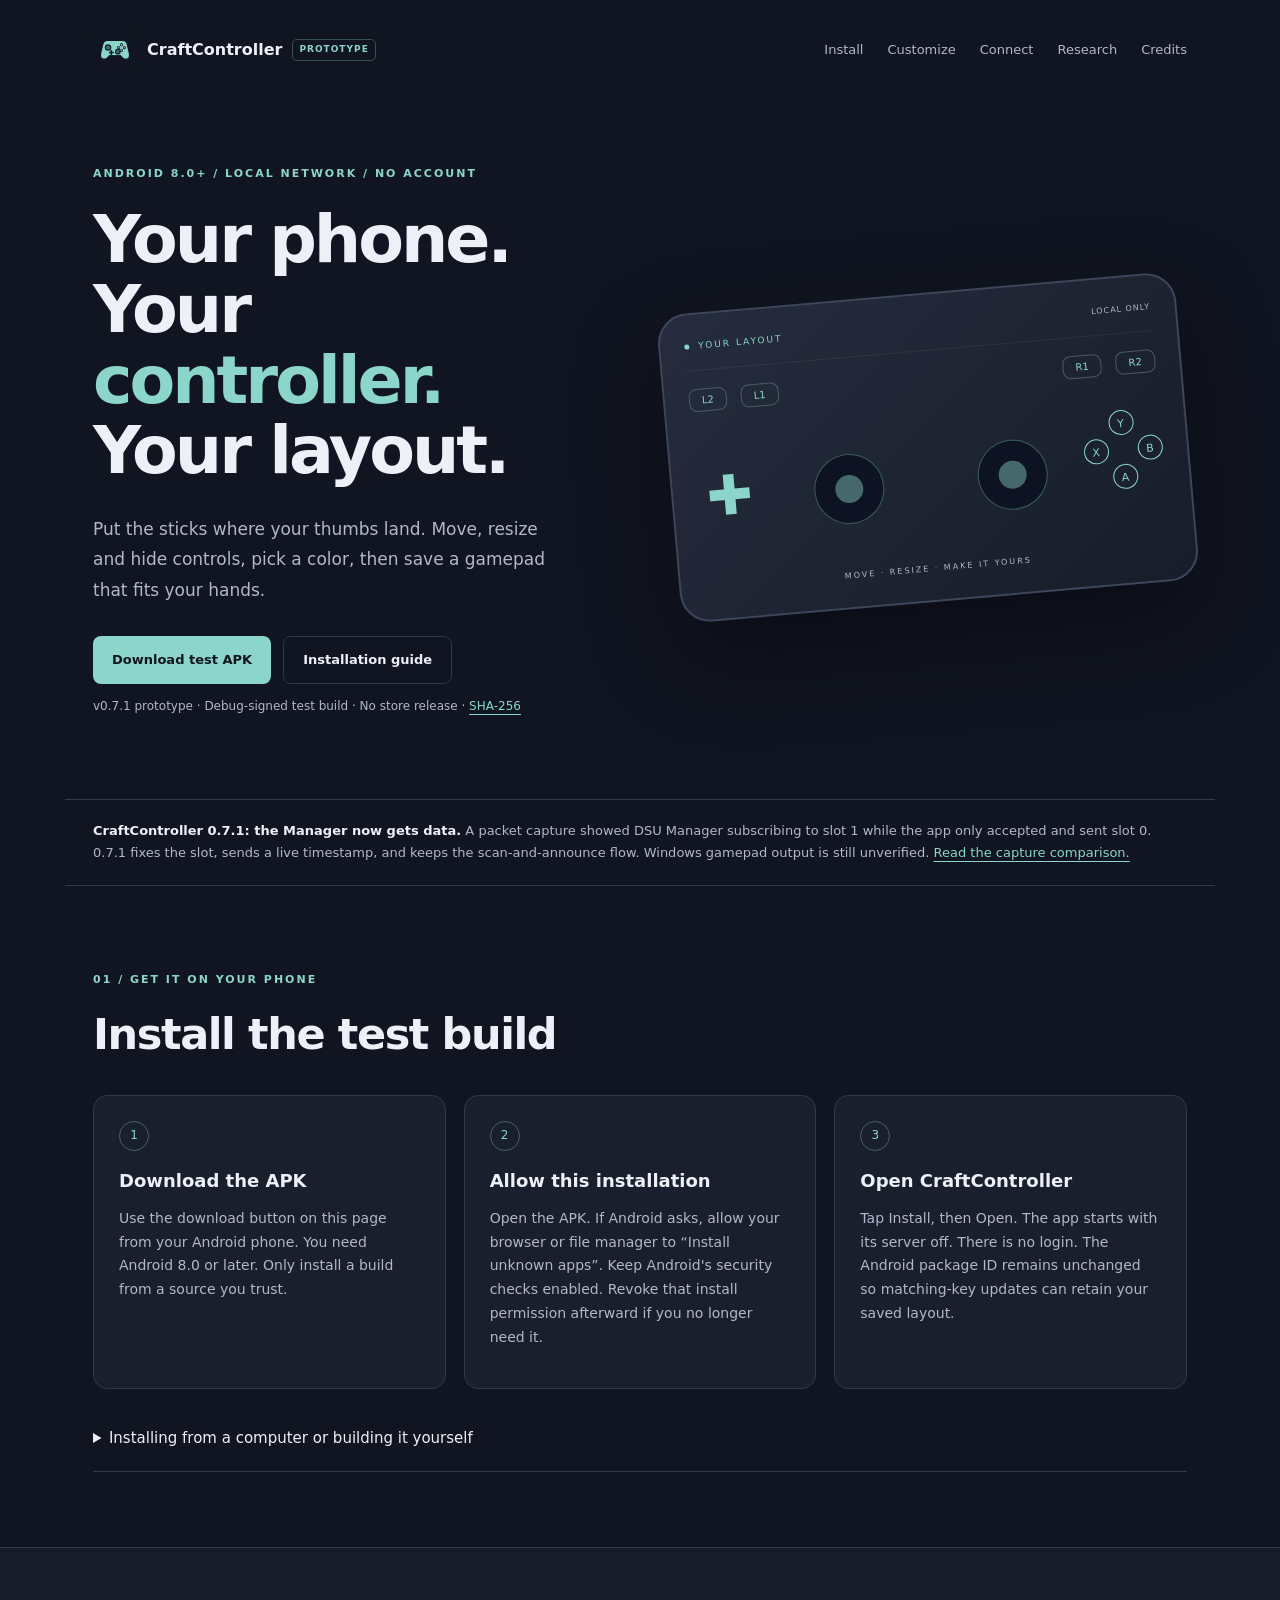
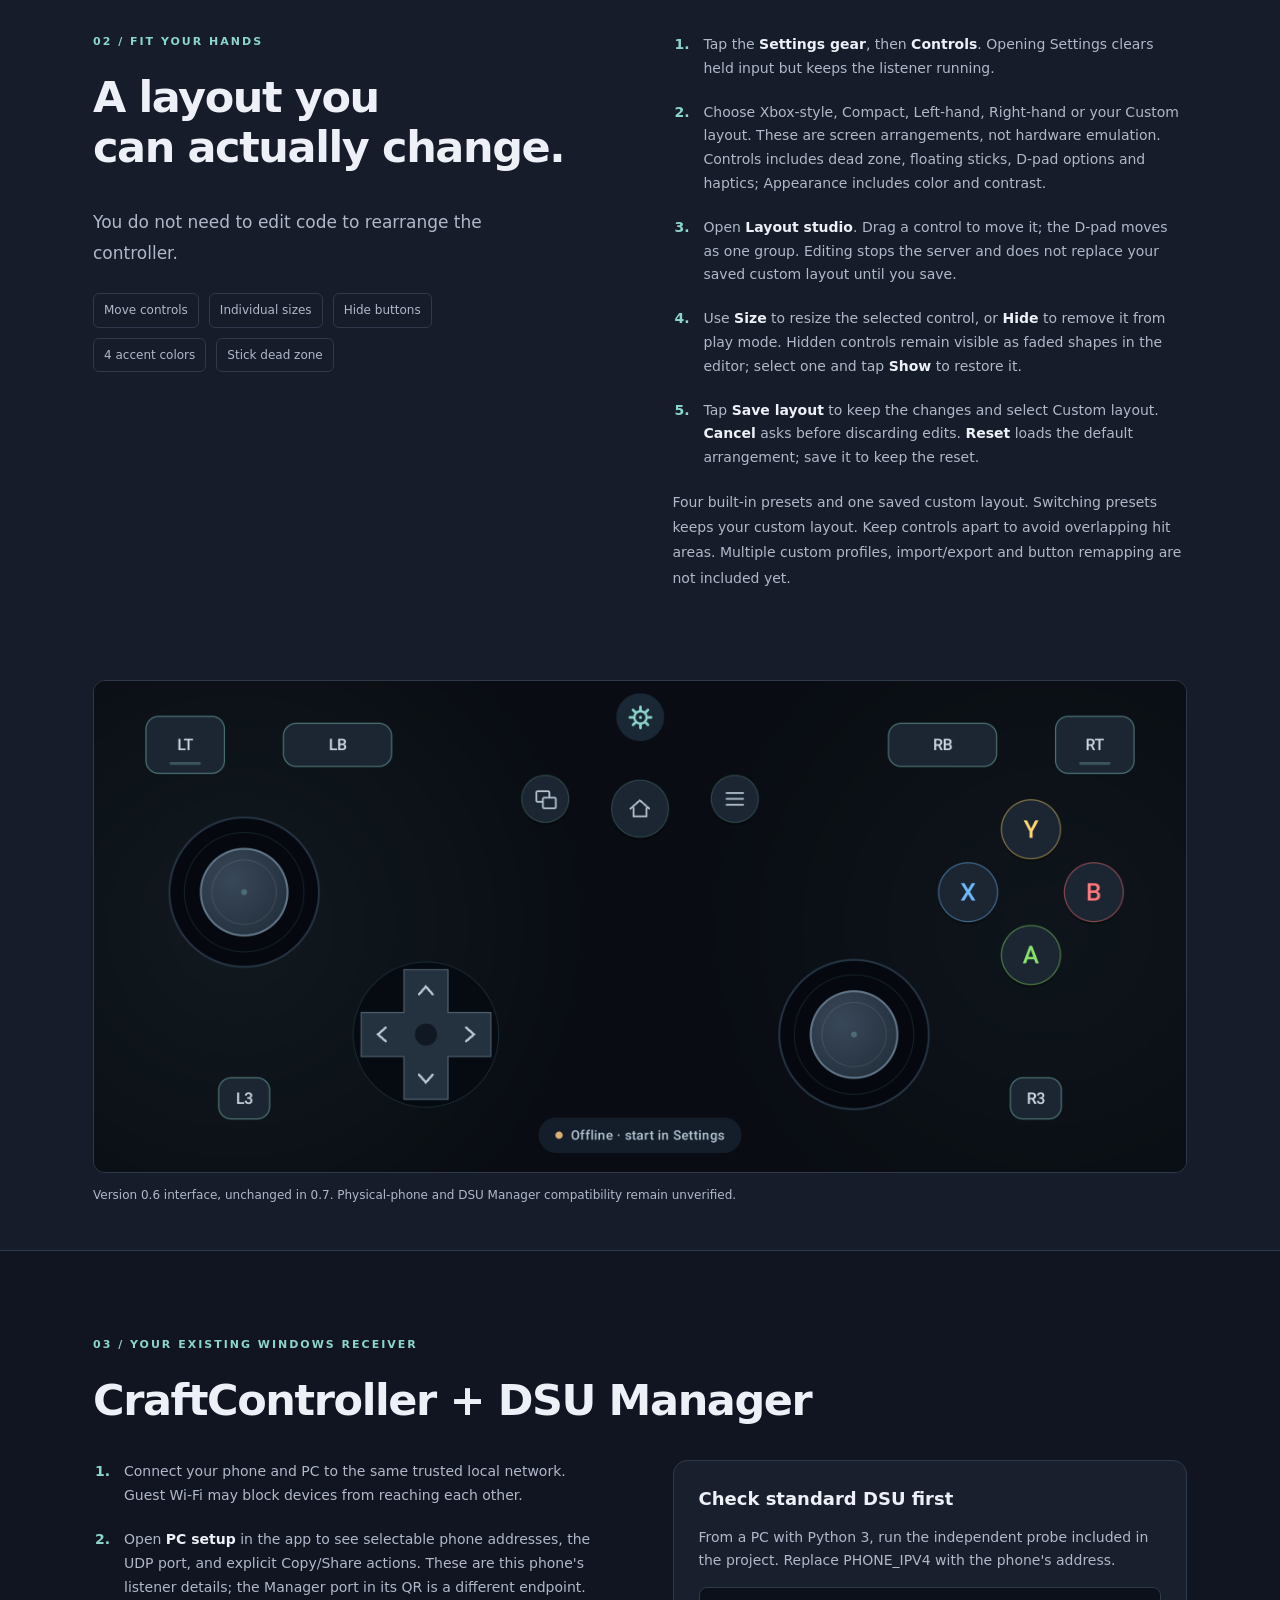
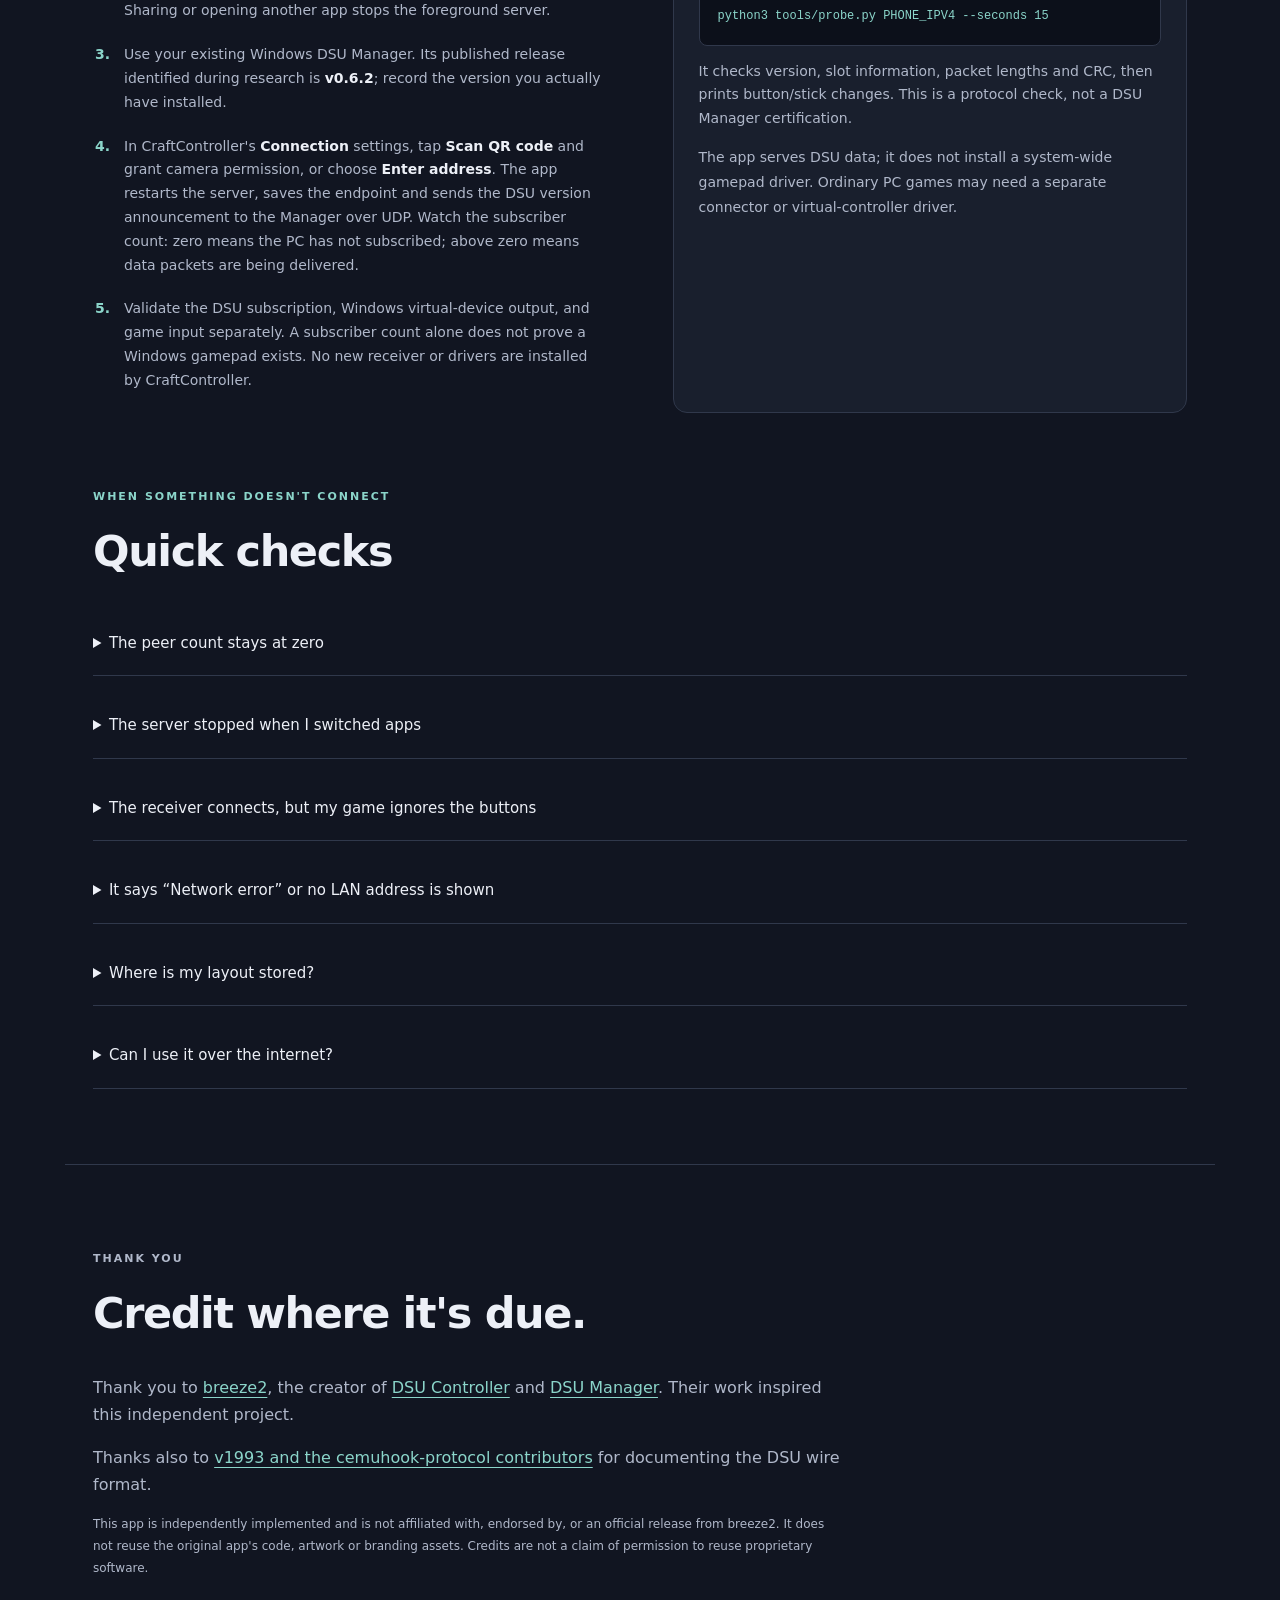
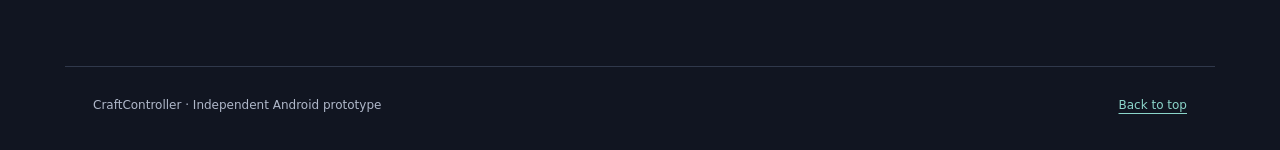
<file: docs/index.html>
<!doctype html>
<html lang="en">
<head>
  <meta charset="utf-8">
  <meta name="viewport" content="width=device-width, initial-scale=1">
  <meta name="description" content="CraftController is an independent customizable Android DSU controller prototype, targeting your existing Windows DSU Manager receiver.">
  <meta name="theme-color" content="#111521">
  <title>CraftController · Your phone, your layout</title>
  <link rel="stylesheet" href="style.css">
  <link rel="icon" type="image/svg+xml" href="assets/app-icon.svg">
</head>
<body>
  <a class="skip" href="#main">Skip to content</a>
  <header class="header wrap">
    <a href="#" class="brand"><img class="app-icon" src="assets/app-icon.svg" width="44" height="44" alt=""> CraftController <span class="tag">PROTOTYPE</span></a>
    <nav aria-label="Main navigation"><a href="#install">Install</a><a href="#customize">Customize</a><a href="#connect">Connect</a><a href="research.html">Research</a><a href="#credits">Credits</a></nav>
  </header>
  <main id="main">
    <section class="hero wrap">
      <div>
        <p class="eyebrow">ANDROID 8.0+ / LOCAL NETWORK / NO ACCOUNT</p>
        <h1>Your phone.<br>Your <span>controller.</span><br>Your layout.</h1>
        <p class="intro">Put the sticks where your thumbs land. Move, resize and hide controls, pick a color, then save a gamepad that fits your hands.</p>
        <div class="actions"><a class="button primary" href="downloads/craftcontroller-debug.apk" download>Download test APK</a><a class="button secondary" href="#install">Installation guide</a></div>
        <p class="fine">v0.7.1 prototype · Debug-signed test build · No store release · <a href="downloads/SHA256SUMS">SHA-256</a></p>
      </div>
      <div class="device" role="img" aria-label="Illustration of a landscape gamepad layout with two sticks and ABXY buttons; not an app screenshot">
        <div class="device-top"><span class="live-dot"></span> YOUR LAYOUT <span class="device-note">LOCAL ONLY</span></div>
        <div class="shoulders"><span>L2</span><span>L1</span><i></i><span>R1</span><span>R2</span></div>
        <div class="pad-art"><div class="dpad">✚</div><div class="stick left-stick"></div><div class="stick right-stick"></div><div class="abxy"><span>Y</span><span>X</span><span>B</span><span>A</span></div></div>
        <div class="device-bottom">MOVE · RESIZE · MAKE IT YOURS</div>
      </div>
    </section>
    <aside class="notice wrap"><strong>CraftController 0.7.1: the Manager now gets data.</strong> A packet capture showed DSU Manager subscribing to slot 1 while the app only accepted and sent slot 0. 0.7.1 fixes the slot, sends a live timestamp, and keeps the scan-and-announce flow. Windows gamepad output is still unverified. <a href="capture-comparison.html">Read the capture comparison.</a></aside>

    <section id="install" class="section wrap">
      <p class="eyebrow">01 / GET IT ON YOUR PHONE</p><h2>Install the test build</h2>
      <div class="cards">
        <article class="card"><span class="number">1</span><h3>Download the APK</h3><p>Use the download button on this page from your Android phone. You need Android 8.0 or later. Only install a build from a source you trust.</p></article>
        <article class="card"><span class="number">2</span><h3>Allow this installation</h3><p>Open the APK. If Android asks, allow your browser or file manager to “Install unknown apps”. Keep Android's security checks enabled. Revoke that install permission afterward if you no longer need it.</p></article>
        <article class="card"><span class="number">3</span><h3>Open CraftController</h3><p>Tap Install, then Open. The app starts with its server off. There is no login. The Android package ID remains unchanged so matching-key updates can retain your saved layout.</p></article>
      </div>
      <details><summary>Installing from a computer or building it yourself</summary><p>For a connected Android device with USB debugging enabled, install the APK using Android platform-tools:</p><pre><code>adb install -r app/build/outputs/apk/debug/app-debug.apk</code></pre><p>To package without running tests, use JDK 17, Android SDK platform 36 and build-tools 36.0.0. Set ANDROID_HOME to your SDK path, then run from the project folder:</p><pre><code>./gradlew :app:assembleDebug</code></pre><p>The debug APK appears at <code>app/build/outputs/apk/debug/app-debug.apk</code>. Debug builds are for testing. A later release signed with a different key may require uninstalling this build, which deletes its saved layout.</p></details>
    </section>

    <section id="customize" class="custom-section"><div class="section wrap split">
      <div><p class="eyebrow">02 / FIT YOUR HANDS</p><h2>A layout you<br>can actually change.</h2><p class="intro">You do not need to edit code to rearrange the controller.</p><div class="chips"><span>Move controls</span><span>Individual sizes</span><span>Hide buttons</span><span>4 accent colors</span><span>Stick dead zone</span></div></div>
      <div class="instructions">
        <ol>
          <li>Tap the <strong>Settings gear</strong>, then <strong>Controls</strong>. Opening Settings clears held input but keeps the listener running.</li>
          <li>Choose Xbox-style, Compact, Left-hand, Right-hand or your Custom layout. These are screen arrangements, not hardware emulation. Controls includes dead zone, floating sticks, D-pad options and haptics; Appearance includes color and contrast.</li>
          <li>Open <strong>Layout studio</strong>. Drag a control to move it; the D-pad moves as one group. Editing stops the server and does not replace your saved custom layout until you save.</li>
          <li>Use <strong>Size</strong> to resize the selected control, or <strong>Hide</strong> to remove it from play mode. Hidden controls remain visible as faded shapes in the editor; select one and tap <strong>Show</strong> to restore it.</li>
          <li>Tap <strong>Save layout</strong> to keep the changes and select Custom layout. <strong>Cancel</strong> asks before discarding edits. <strong>Reset</strong> loads the default arrangement; save it to keep the reset.</li>
        </ol>
        <p class="fine">Four built-in presets and one saved custom layout. Switching presets keeps your custom layout. Keep controls apart to avoid overlapping hit areas. Multiple custom profiles, import/export and button remapping are not included yet.</p>
      </div>
    </div>
      <figure class="wrap app-preview"><img src="assets/controller-v0.6.png" width="2400" height="1080" loading="lazy" alt="CraftController with offset sticks, connected D-pad, vector symbols and colored ABXY buttons."><figcaption>Version 0.6 interface, unchanged in 0.7. Physical-phone and DSU Manager compatibility remain unverified.</figcaption></figure>
    </section>

    <section id="connect" class="section wrap">
      <p class="eyebrow">03 / YOUR EXISTING WINDOWS RECEIVER</p><h2>CraftController + DSU Manager</h2>
      <div class="split">
        <div class="instructions"><ol>
          <li>Connect your phone and PC to the same trusted local network. Guest Wi-Fi may block devices from reaching each other.</li>
          <li>Open <strong>PC setup</strong> in the app to see selectable phone addresses, the UDP port, and explicit Copy/Share actions. These are this phone's listener details; the Manager port in its QR is a different endpoint. Sharing or opening another app stops the foreground server.</li>
          <li>Use your existing Windows DSU Manager. Its published release identified during research is <strong>v0.6.2</strong>; record the version you actually have installed.</li>
          <li>In CraftController's <strong>Connection</strong> settings, tap <strong>Scan QR code</strong> and grant camera permission, or choose <strong>Enter address</strong>. The app restarts the server, saves the endpoint and sends the DSU version announcement to the Manager over UDP. Watch the subscriber count: zero means the PC has not subscribed; above zero means data packets are being delivered.</li>
          <li>Validate the DSU subscription, Windows virtual-device output, and game input separately. A subscriber count alone does not prove a Windows gamepad exists. No new receiver or drivers are installed by CraftController.</li>
        </ol></div>
        <div class="card code-card"><h3>Check standard DSU first</h3><p>From a PC with Python 3, run the independent probe included in the project. Replace PHONE_IPV4 with the phone's address.</p><pre><code>python3 tools/probe.py PHONE_IPV4 --seconds 15</code></pre><p>It checks version, slot information, packet lengths and CRC, then prints button/stick changes. This is a protocol check, not a DSU Manager certification.</p><p class="fine">The app serves DSU data; it does not install a system-wide gamepad driver. Ordinary PC games may need a separate connector or virtual-controller driver.</p></div>
      </div>
    </section>

    <section id="help" class="section wrap faq">
      <p class="eyebrow">WHEN SOMETHING DOESN'T CONNECT</p><h2>Quick checks</h2>
      <details><summary>The peer count stays at zero</summary><p>Check that the scan reported the announcement was sent and that the server is running. Check the phone address and UDP port in the receiver, and the PC firewall. DSU clients must subscribe back to the phone; the phone does not send input to arbitrary endpoints.</p></details>
      <details><summary>The server stopped when I switched apps</summary><p>That is deliberate. Locking the screen, backgrounding, or changing the default network/IPv4 address stops the server. Opening the scanner also stops it, but returning from a scan restarts it automatically before the announcement. If the server is still off, use <strong>Send again</strong> or restart it in Connection settings.</p></details>
      <details><summary>The receiver connects, but my game ignores the buttons</summary><p>Some DSU receivers only consume motion data. Check whether the receiver supports buttons and sticks and whether it exposes a controller to your game. Motion is disabled in this prototype; do not expect gyro-only receiver setups to work.</p></details>
      <details><summary>It says “Network error” or no LAN address is shown</summary><p>A network error may mean the port is already in use; try another port and update the receiver. Address detection and socket binding are separate. Verify that the phone has a usable IPv4 address. Hotspots, VPNs and multiple interfaces still need device-specific testing.</p></details>
      <details><summary>Where is my layout stored?</summary><p>On your phone, in this app's private settings. There is no account, sync service or analytics. Clearing app storage or uninstalling removes the layout. Export and multiple saved profiles are not implemented.</p></details>
      <details><summary>Can I use it over the internet?</summary><p>Use a trusted LAN only. Standard DSU uses unauthenticated UDP; its CRC is an integrity check, not authentication or encryption. Do not forward the app's UDP port on your router.</p></details>
    </section>

    <section id="credits" class="section wrap credits">
      <p class="eyebrow">THANK YOU</p><h2>Credit where it's due.</h2>
      <p>Thank you to <a href="https://github.com/breeze2">breeze2</a>, the creator of <a href="https://github.com/breeze2/dsu-controller-guides">DSU Controller</a> and <a href="https://github.com/breeze2/dsu-manager-guides">DSU Manager</a>. Their work inspired this independent project.</p>
      <p>Thanks also to <a href="https://github.com/v1993/cemuhook-protocol">v1993 and the cemuhook-protocol contributors</a> for documenting the DSU wire format.</p>
      <p class="fine">This app is independently implemented and is not affiliated with, endorsed by, or an official release from breeze2. It does not reuse the original app's code, artwork or branding assets. Credits are not a claim of permission to reuse proprietary software.</p>
    </section>
  </main>
    <footer class="wrap footer"><span>CraftController · Independent Android prototype</span><a href="#main">Back to top</a></footer>
</body>
</html>
</file>
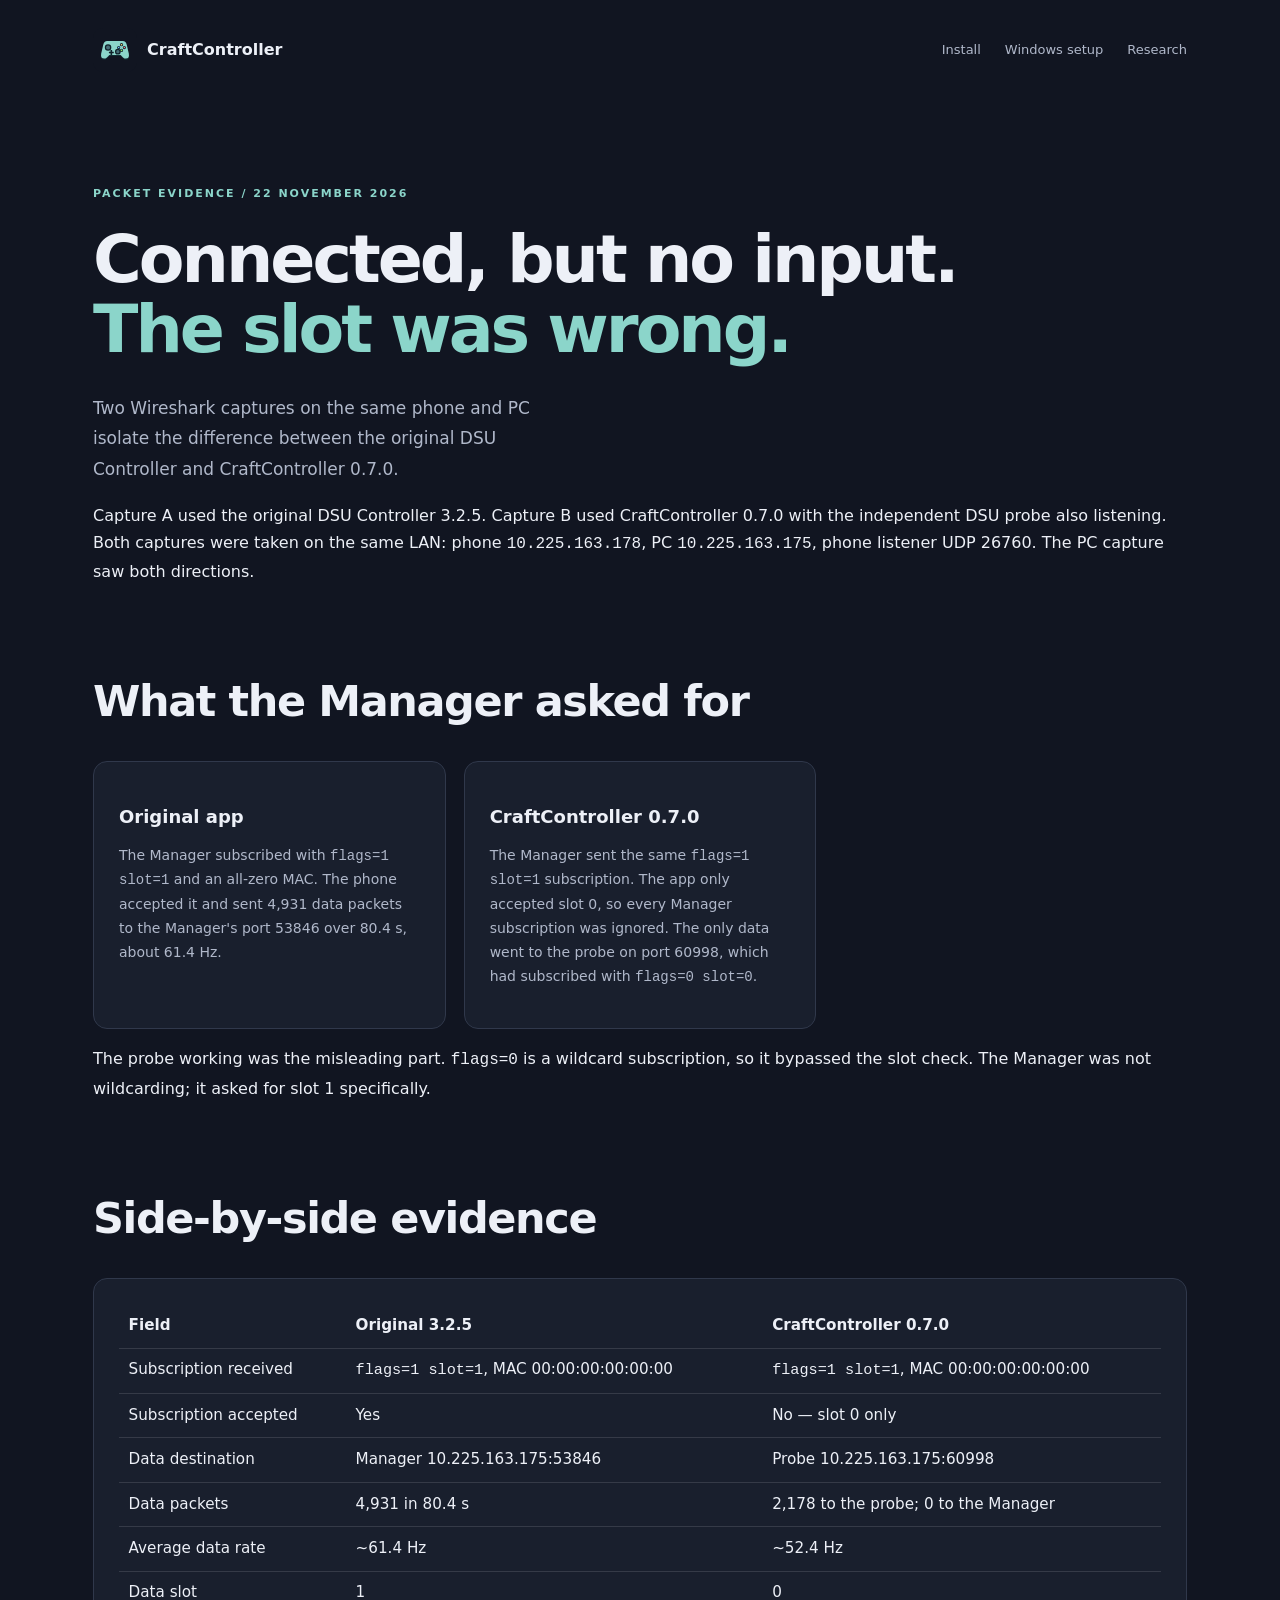
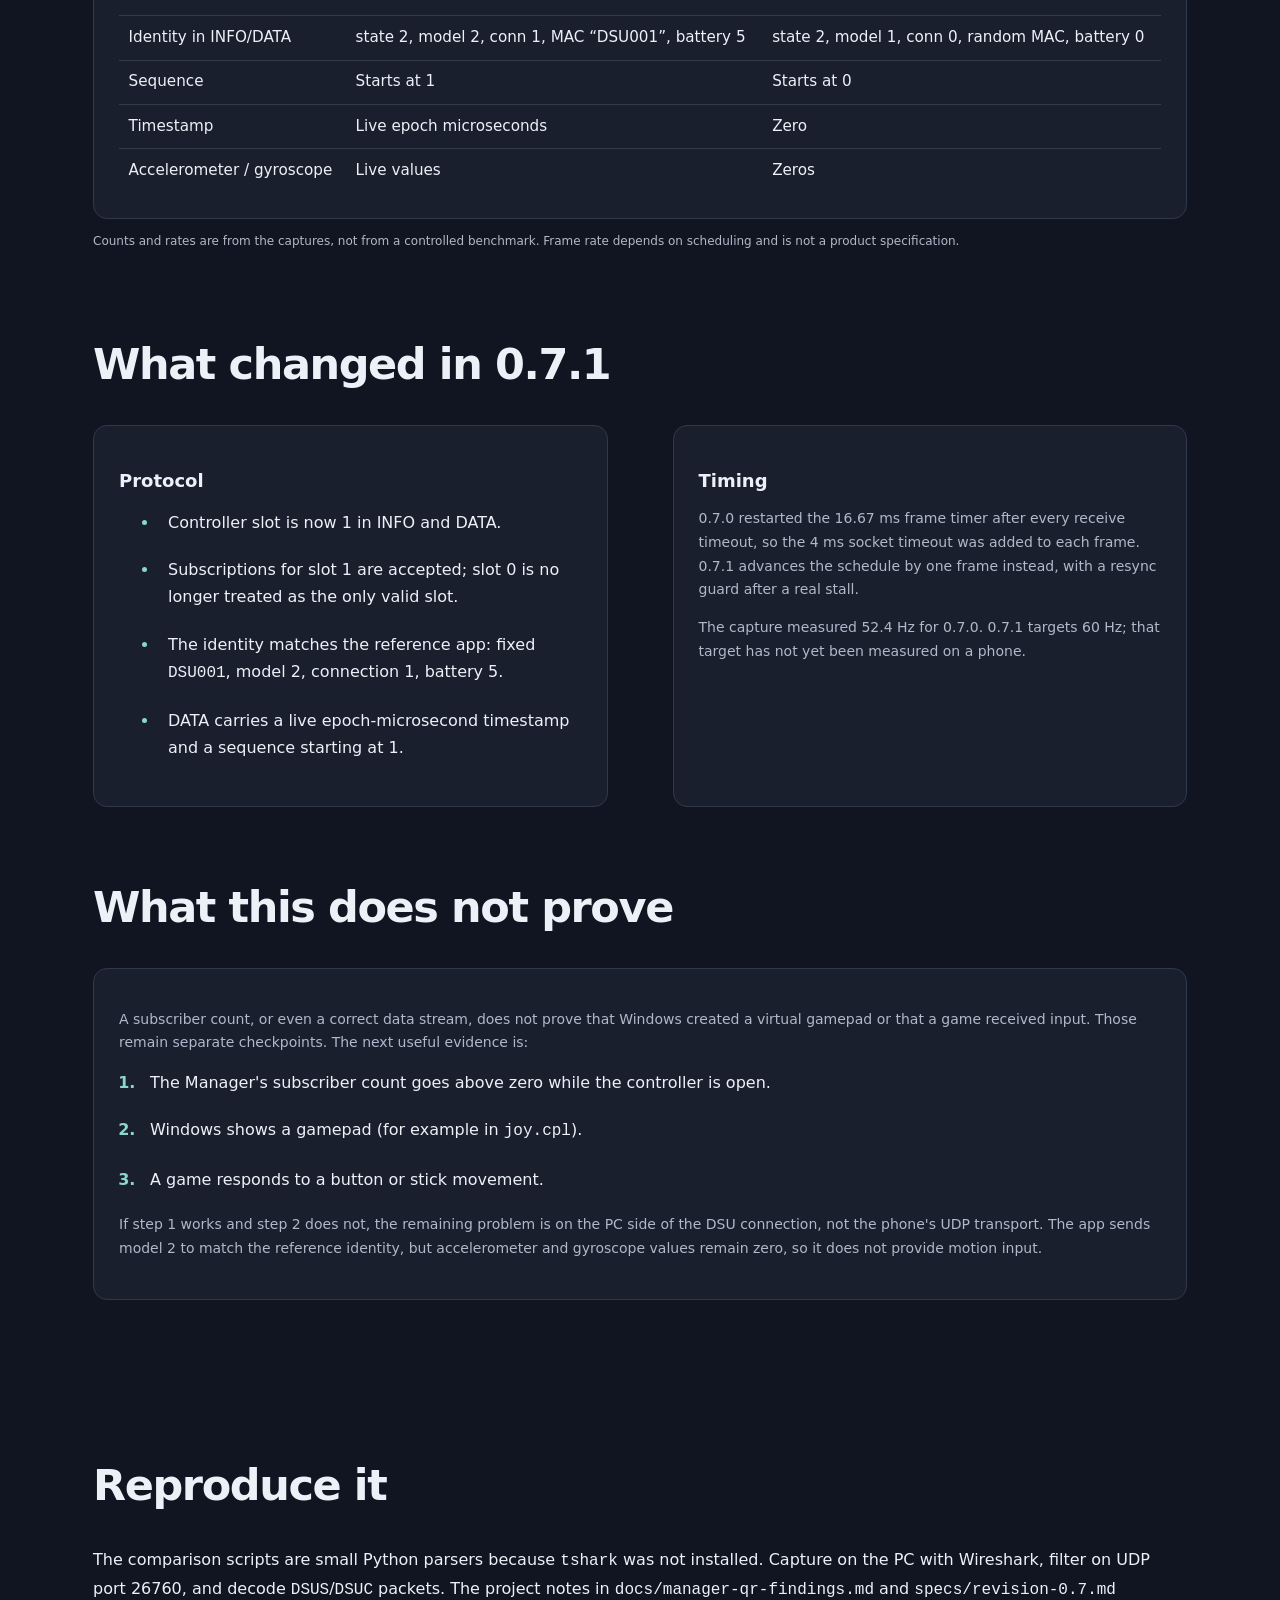
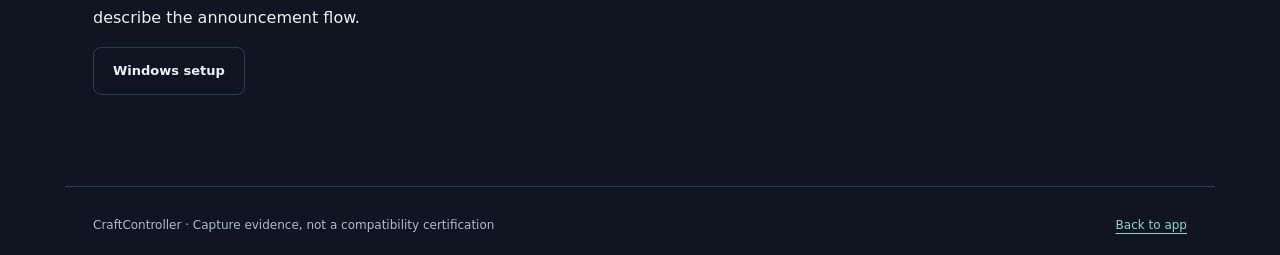
<file: docs/capture-comparison.html>
<!doctype html>
<html lang="en">
<head>
  <meta charset="utf-8">
  <meta name="viewport" content="width=device-width, initial-scale=1">
  <meta name="description" content="Packet-capture comparison between the original DSU Controller and CraftController 0.7.0, and the slot-1 fix in 0.7.1.">
  <title>CraftController · Capture comparison</title>
  <link rel="stylesheet" href="style.css">
  <style>
    .card table { width: 100%; border-collapse: collapse; font-size: .95rem; }
    .card th, .card td { text-align: left; padding: .55rem .6rem; border-bottom: 1px solid rgba(255,255,255,.12); vertical-align: top; }
    .card th { font-weight: 600; }
    .card tbody tr:last-child td { border-bottom: 0; }
  </style>
  <link rel="icon" type="image/svg+xml" href="assets/app-icon.svg">
</head>
<body>
  <a class="skip" href="#main">Skip to content</a>
  <header class="header wrap"><a class="brand" href="index.html"><img class="app-icon" src="assets/app-icon.svg" width="44" height="44" alt=""> CraftController</a><nav aria-label="Navigation"><a href="index.html#install">Install</a><a href="index.html#connect">Windows setup</a><a href="research.html">Research</a></nav></header>
  <main id="main" class="wrap">
    <section class="section">
      <p class="eyebrow">PACKET EVIDENCE / 22 NOVEMBER 2026</p>
      <h1>Connected, but no input.<br><span>The slot was wrong.</span></h1>
      <p class="intro">Two Wireshark captures on the same phone and PC isolate the difference between the original DSU Controller and CraftController 0.7.0.</p>
      <p>Capture A used the original DSU Controller 3.2.5. Capture B used CraftController 0.7.0 with the independent DSU probe also listening. Both captures were taken on the same LAN: phone <code>10.225.163.178</code>, PC <code>10.225.163.175</code>, phone listener UDP 26760. The PC capture saw both directions.</p>
    </section>

    <section class="section" style="padding-top:0">
      <h2>What the Manager asked for</h2>
      <div class="cards">
        <article class="card"><h3>Original app</h3><p>The Manager subscribed with <code>flags=1 slot=1</code> and an all-zero MAC. The phone accepted it and sent 4,931 data packets to the Manager's port 53846 over 80.4 s, about 61.4 Hz.</p></article>
        <article class="card"><h3>CraftController 0.7.0</h3><p>The Manager sent the same <code>flags=1 slot=1</code> subscription. The app only accepted slot 0, so every Manager subscription was ignored. The only data went to the probe on port 60998, which had subscribed with <code>flags=0 slot=0</code>.</p></article>
      </div>
      <p>The probe working was the misleading part. <code>flags=0</code> is a wildcard subscription, so it bypassed the slot check. The Manager was not wildcarding; it asked for slot 1 specifically.</p>
    </section>

    <section class="section" style="padding-top:0">
      <h2>Side-by-side evidence</h2>
      <div class="card">
        <table>
          <thead><tr><th>Field</th><th>Original 3.2.5</th><th>CraftController 0.7.0</th></tr></thead>
          <tbody>
            <tr><td>Subscription received</td><td><code>flags=1 slot=1</code>, MAC 00:00:00:00:00:00</td><td><code>flags=1 slot=1</code>, MAC 00:00:00:00:00:00</td></tr>
            <tr><td>Subscription accepted</td><td>Yes</td><td>No — slot 0 only</td></tr>
            <tr><td>Data destination</td><td>Manager 10.225.163.175:53846</td><td>Probe 10.225.163.175:60998</td></tr>
            <tr><td>Data packets</td><td>4,931 in 80.4 s</td><td>2,178 to the probe; 0 to the Manager</td></tr>
            <tr><td>Average data rate</td><td>~61.4 Hz</td><td>~52.4 Hz</td></tr>
            <tr><td>Data slot</td><td>1</td><td>0</td></tr>
            <tr><td>Identity in INFO/DATA</td><td>state 2, model 2, conn 1, MAC “DSU001”, battery 5</td><td>state 2, model 1, conn 0, random MAC, battery 0</td></tr>
            <tr><td>Sequence</td><td>Starts at 1</td><td>Starts at 0</td></tr>
            <tr><td>Timestamp</td><td>Live epoch microseconds</td><td>Zero</td></tr>
            <tr><td>Accelerometer / gyroscope</td><td>Live values</td><td>Zeros</td></tr>
          </tbody>
        </table>
      </div>
      <p class="fine">Counts and rates are from the captures, not from a controlled benchmark. Frame rate depends on scheduling and is not a product specification.</p>
    </section>

    <section class="section" style="padding-top:0">
      <h2>What changed in 0.7.1</h2>
      <div class="split">
        <div class="card"><h3>Protocol</h3><ul><li>Controller slot is now 1 in INFO and DATA.</li><li>Subscriptions for slot 1 are accepted; slot 0 is no longer treated as the only valid slot.</li><li>The identity matches the reference app: fixed <code>DSU001</code>, model 2, connection 1, battery 5.</li><li>DATA carries a live epoch-microsecond timestamp and a sequence starting at 1.</li></ul></div>
        <div class="card"><h3>Timing</h3><p>0.7.0 restarted the 16.67 ms frame timer after every receive timeout, so the 4 ms socket timeout was added to each frame. 0.7.1 advances the schedule by one frame instead, with a resync guard after a real stall.</p><p>The capture measured 52.4 Hz for 0.7.0. 0.7.1 targets 60 Hz; that target has not yet been measured on a phone.</p></div>
      </div>
    </section>

    <section class="section" style="padding-top:0">
      <h2>What this does not prove</h2>
      <div class="card">
        <p>A subscriber count, or even a correct data stream, does not prove that Windows created a virtual gamepad or that a game received input. Those remain separate checkpoints. The next useful evidence is:</p>
        <ol>
          <li>The Manager's subscriber count goes above zero while the controller is open.</li>
          <li>Windows shows a gamepad (for example in <code>joy.cpl</code>).</li>
          <li>A game responds to a button or stick movement.</li>
        </ol>
        <p>If step 1 works and step 2 does not, the remaining problem is on the PC side of the DSU connection, not the phone's UDP transport. The app sends model 2 to match the reference identity, but accelerometer and gyroscope values remain zero, so it does not provide motion input.</p>
      </div>
    </section>

    <section class="section"><h2>Reproduce it</h2><p>The comparison scripts are small Python parsers because <code>tshark</code> was not installed. Capture on the PC with Wireshark, filter on UDP port 26760, and decode <code>DSUS</code>/<code>DSUC</code> packets. The project notes in <code>docs/manager-qr-findings.md</code> and <code>specs/revision-0.7.md</code> describe the announcement flow.</p><p><a class="button secondary" href="index.html#connect">Windows setup</a></p></section>
  </main>
  <footer class="wrap footer"><span>CraftController · Capture evidence, not a compatibility certification</span><a href="index.html">Back to app</a></footer>
</body>
</html>
</file>
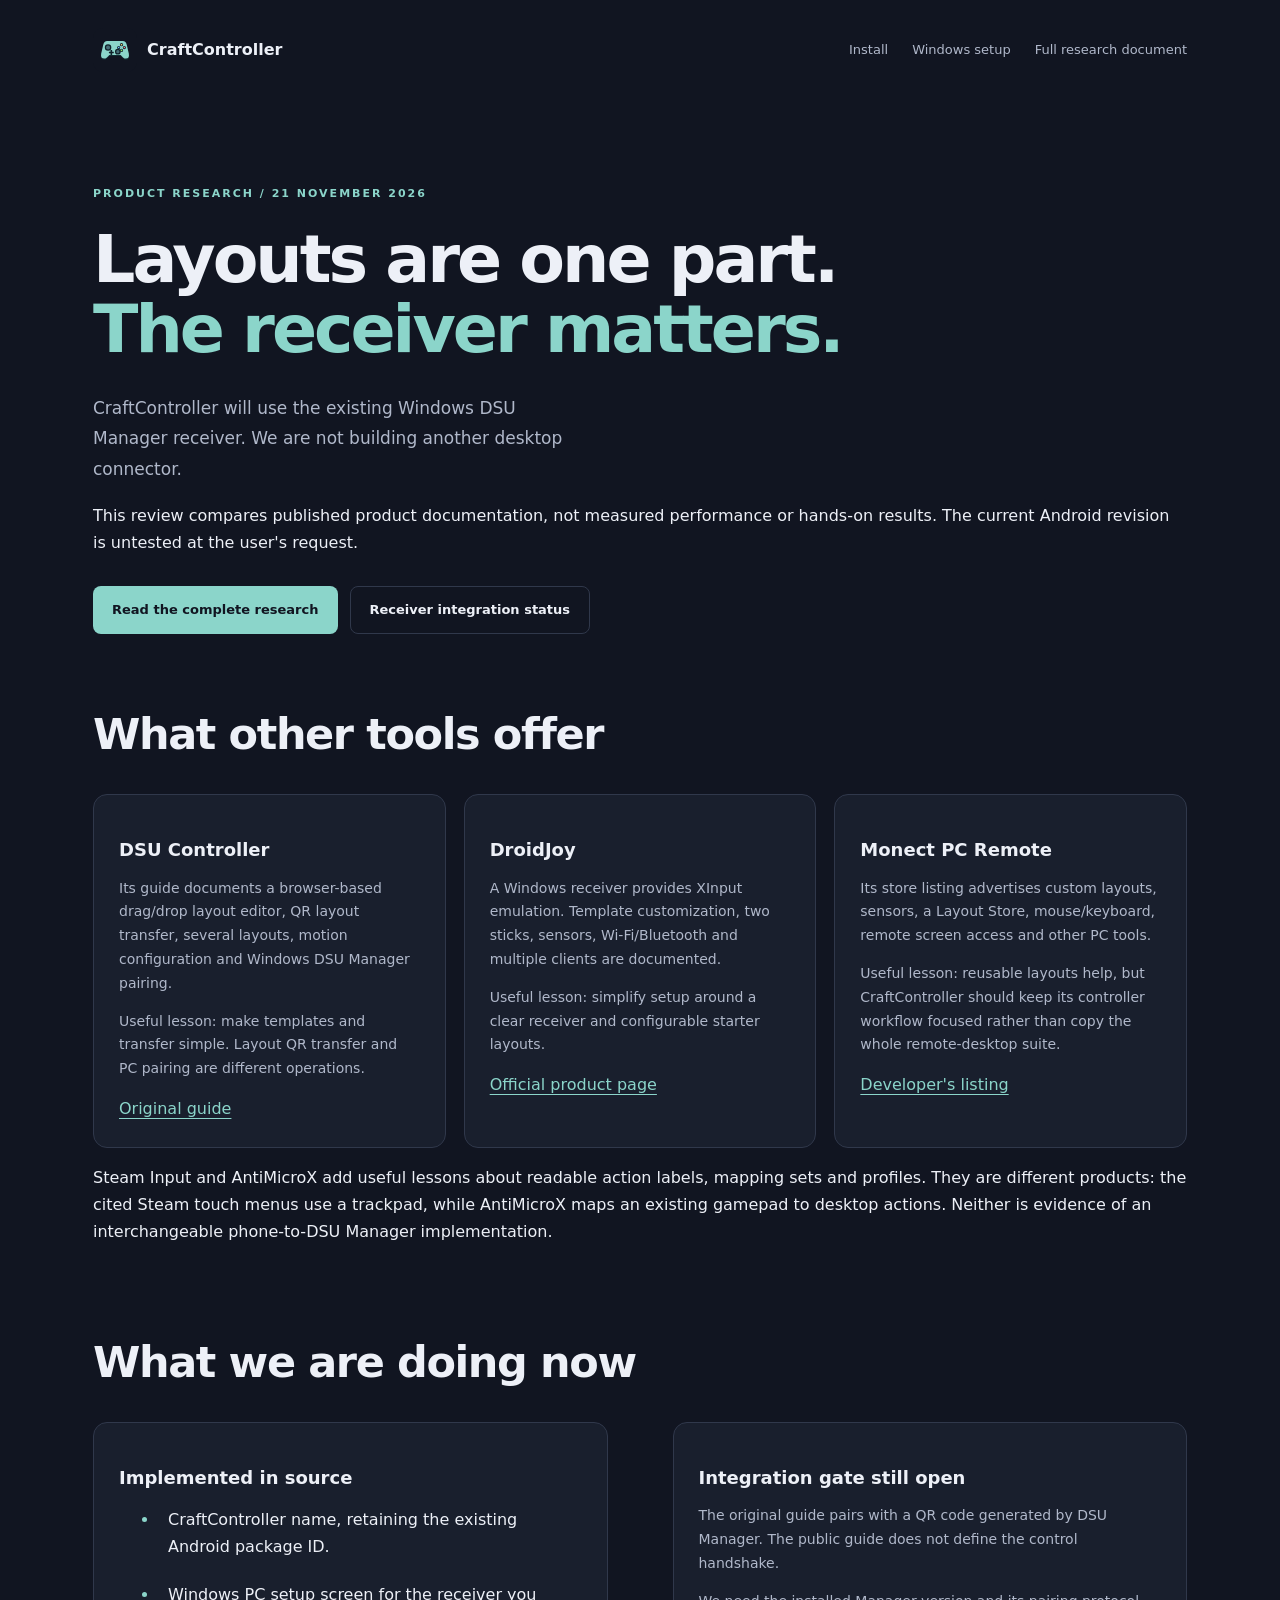
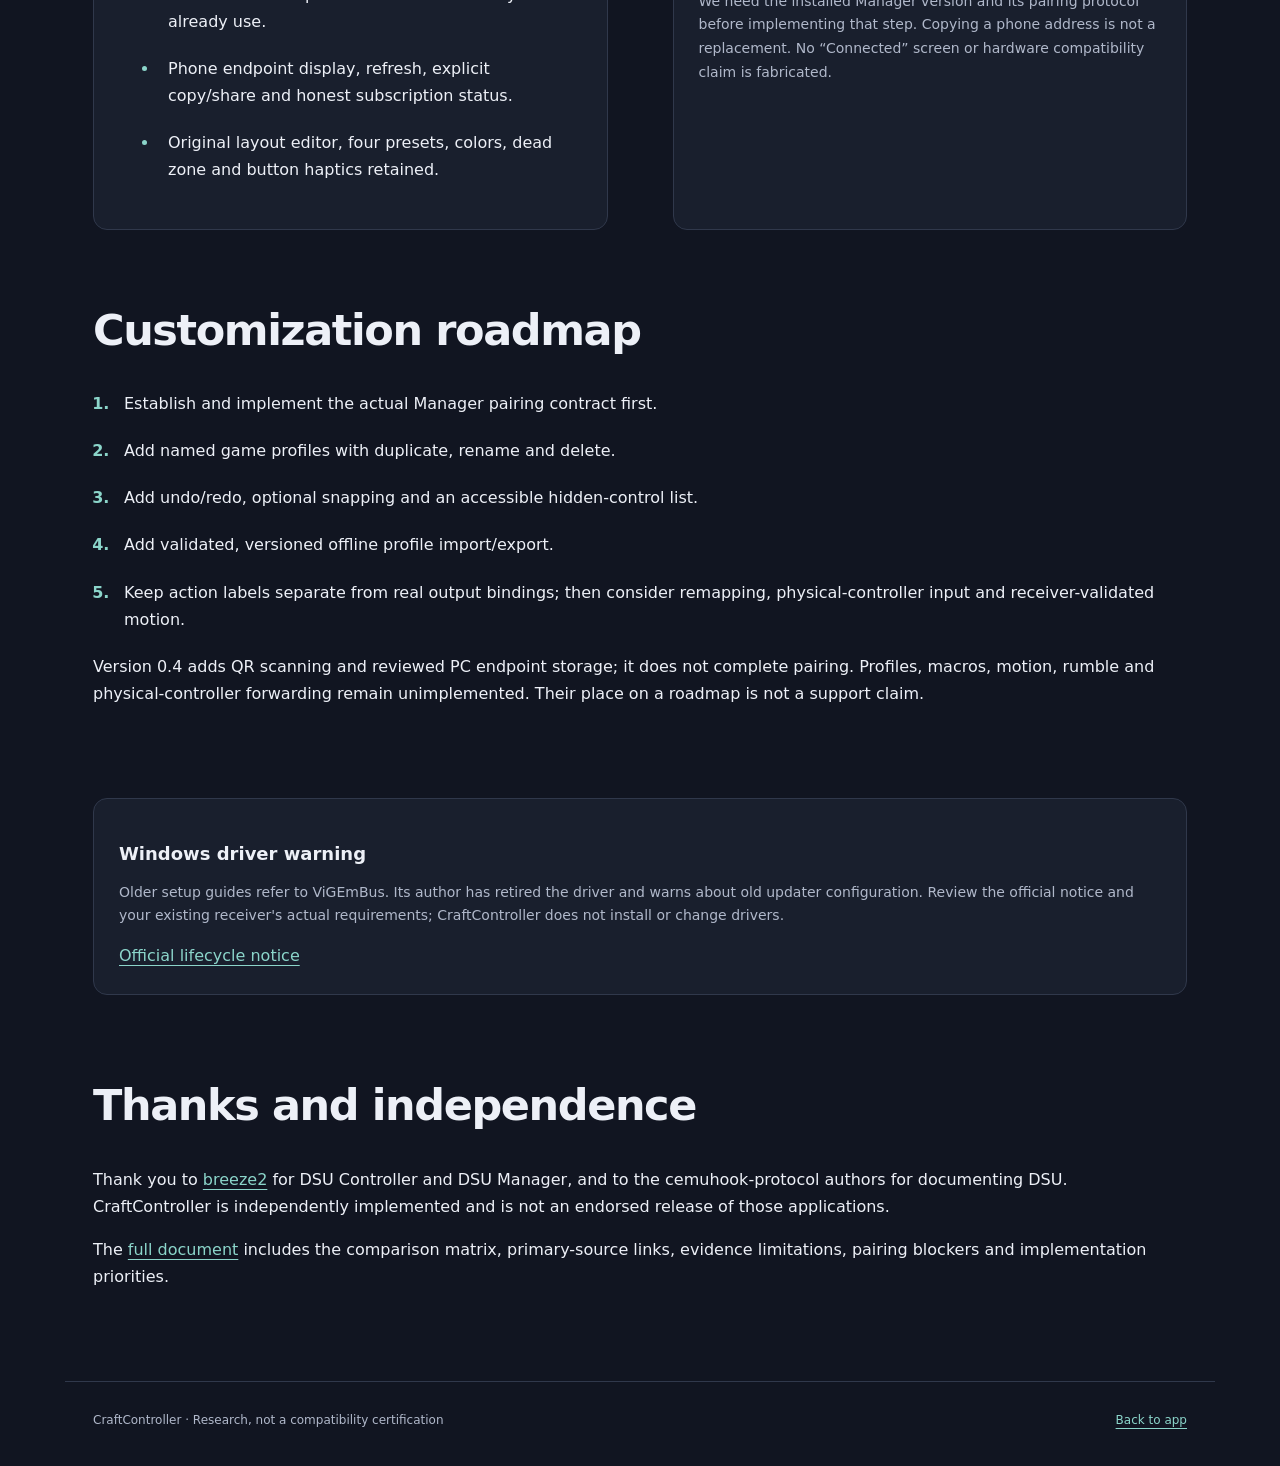
<file: docs/research.html>
<!doctype html>
<html lang="en">
<head>
  <meta charset="utf-8">
  <meta name="viewport" content="width=device-width, initial-scale=1">
  <meta name="description" content="CraftController research: controller emulation, customization, and reuse of the existing Windows DSU Manager receiver.">
  <title>CraftController · Research and roadmap</title>
  <link rel="stylesheet" href="style.css">
  <link rel="icon" type="image/svg+xml" href="assets/app-icon.svg">
</head>
<body>
  <a class="skip" href="#main">Skip to content</a>
  <header class="header wrap"><a class="brand" href="index.html"><img class="app-icon" src="assets/app-icon.svg" width="44" height="44" alt=""> CraftController</a><nav aria-label="Navigation"><a href="index.html#install">Install</a><a href="index.html#connect">Windows setup</a><a href="controller-research.md">Full research document</a></nav></header>
  <main id="main" class="wrap">
    <section class="section">
      <p class="eyebrow">PRODUCT RESEARCH / 21 NOVEMBER 2026</p>
      <h1>Layouts are one part.<br><span>The receiver matters.</span></h1>
      <p class="intro">CraftController will use the existing Windows DSU Manager receiver. We are not building another desktop connector.</p>
      <p>This review compares published product documentation, not measured performance or hands-on results. The current Android revision is untested at the user's request.</p>
      <div class="actions"><a class="button primary" href="controller-research.md">Read the complete research</a><a class="button secondary" href="index.html#connect">Receiver integration status</a></div>
    </section>
    <section class="section" style="padding-top:0">
      <h2>What other tools offer</h2>
      <div class="cards">
        <article class="card"><h3>DSU Controller</h3><p>Its guide documents a browser-based drag/drop layout editor, QR layout transfer, several layouts, motion configuration and Windows DSU Manager pairing.</p><p>Useful lesson: make templates and transfer simple. Layout QR transfer and PC pairing are different operations.</p><a href="https://github.com/breeze2/dsu-controller-guides">Original guide</a></article>
        <article class="card"><h3>DroidJoy</h3><p>A Windows receiver provides XInput emulation. Template customization, two sticks, sensors, Wi-Fi/Bluetooth and multiple clients are documented.</p><p>Useful lesson: simplify setup around a clear receiver and configurable starter layouts.</p><a href="https://grill2010.github.io/droidJoy.html">Official product page</a></article>
        <article class="card"><h3>Monect PC Remote</h3><p>Its store listing advertises custom layouts, sensors, a Layout Store, mouse/keyboard, remote screen access and other PC tools.</p><p>Useful lesson: reusable layouts help, but CraftController should keep its controller workflow focused rather than copy the whole remote-desktop suite.</p><a href="https://play.google.com/store/apps/details?id=com.monect.portable&amp;hl=en">Developer's listing</a></article>
      </div>
      <p>Steam Input and AntiMicroX add useful lessons about readable action labels, mapping sets and profiles. They are different products: the cited Steam touch menus use a trackpad, while AntiMicroX maps an existing gamepad to desktop actions. Neither is evidence of an interchangeable phone-to-DSU Manager implementation.</p>
    </section>
    <section class="section" style="padding-top:0">
      <h2>What we are doing now</h2>
      <div class="split">
        <div class="card"><h3>Implemented in source</h3><ul><li>CraftController name, retaining the existing Android package ID.</li><li>Windows PC setup screen for the receiver you already use.</li><li>Phone endpoint display, refresh, explicit copy/share and honest subscription status.</li><li>Original layout editor, four presets, colors, dead zone and button haptics retained.</li></ul></div>
        <div class="card"><h3>Integration gate still open</h3><p>The original guide pairs with a QR code generated by DSU Manager. The public guide does not define the control handshake.</p><p>We need the installed Manager version and its pairing protocol before implementing that step. Copying a phone address is not a replacement. No “Connected” screen or hardware compatibility claim is fabricated.</p></div>
      </div>
    </section>
    <section class="section" style="padding-top:0">
      <h2>Customization roadmap</h2>
      <ol><li>Establish and implement the actual Manager pairing contract first.</li><li>Add named game profiles with duplicate, rename and delete.</li><li>Add undo/redo, optional snapping and an accessible hidden-control list.</li><li>Add validated, versioned offline profile import/export.</li><li>Keep action labels separate from real output bindings; then consider remapping, physical-controller input and receiver-validated motion.</li></ol>
      <p>Version 0.4 adds QR scanning and reviewed PC endpoint storage; it does not complete pairing. Profiles, macros, motion, rumble and physical-controller forwarding remain unimplemented. Their place on a roadmap is not a support claim.</p>
    </section>
    <aside class="card"><h3>Windows driver warning</h3><p>Older setup guides refer to ViGEmBus. Its author has retired the driver and warns about old updater configuration. Review the official notice and your existing receiver's actual requirements; CraftController does not install or change drivers.</p><a href="https://docs.nefarius.at/projects/ViGEm/End-of-Life/">Official lifecycle notice</a></aside>
    <section class="section"><h2>Thanks and independence</h2><p>Thank you to <a href="https://github.com/breeze2">breeze2</a> for DSU Controller and DSU Manager, and to the cemuhook-protocol authors for documenting DSU. CraftController is independently implemented and is not an endorsed release of those applications.</p><p>The <a href="controller-research.md">full document</a> includes the comparison matrix, primary-source links, evidence limitations, pairing blockers and implementation priorities.</p></section>
  </main>
  <footer class="wrap footer"><span>CraftController · Research, not a compatibility certification</span><a href="index.html">Back to app</a></footer>
</body>
</html>
</file>
<file: docs/style.css>
:root{color-scheme:dark;--bg:#111521;--surface:#191f2d;--line:#30384b;--text:#edf0f7;--muted:#b0b8ca;--accent:#8bd5ca}
*{box-sizing:border-box}html{scroll-behavior:smooth;scroll-padding-top:25px}body{margin:0;background:var(--bg);color:var(--text);font:16px/1.7 system-ui,-apple-system,BlinkMacSystemFont,"Segoe UI",sans-serif}a{color:var(--accent);text-underline-offset:4px}a:hover{color:#fff}a:focus-visible,summary:focus-visible{outline:3px solid var(--accent);outline-offset:6px}.wrap{max-width:1150px;margin:auto;padding-left:28px;padding-right:28px}.header{display:flex;align-items:center;justify-content:space-between;gap:20px;min-height:100px}.brand{display:flex;align-items:center;gap:10px;color:var(--text);font-weight:750;text-decoration:none}.brand-icon{color:var(--accent);font-size:25px}.tag{color:var(--accent);border:1px solid #36514f;border-radius:5px;font-size:9px;letter-spacing:1px;padding:2px 6px}nav{display:flex;gap:24px}nav a{font-size:13px;color:var(--muted);text-decoration:none}.hero{display:grid;grid-template-columns:1fr 1fr;align-items:center;gap:55px;padding-top:65px;padding-bottom:70px}.eyebrow{font-size:11px;font-weight:700;letter-spacing:2px;color:var(--accent);margin:0 0 20px}h1{font-size:clamp(48px,5.2vw,72px);line-height:1.06;letter-spacing:-3px;margin:0 0 28px;font-weight:750}h1 span{color:var(--accent)}.intro{font-size:17px;max-width:470px;color:var(--muted);line-height:1.8}.actions{display:flex;flex-wrap:wrap;gap:12px;margin-top:30px}.button{display:inline-flex;align-items:center;justify-content:center;padding:12px 19px;border-radius:8px;text-decoration:none;font-size:13px;font-weight:750}.primary{background:var(--accent);color:#111521}.primary:hover{background:#b9e9e1;color:#111521}.secondary{border:1px solid var(--line);color:var(--text)}.fine{font-size:12px;color:var(--muted);line-height:1.8}.device{background:linear-gradient(140deg,#252c3d,#171d29);border:2px solid #3d465b;border-radius:30px;padding:24px;box-shadow:0 35px 90px #0006;transform:rotate(-5deg)}.device-top{display:flex;gap:9px;align-items:center;font-size:9px;letter-spacing:2px;color:var(--accent);border-bottom:1px solid #ffffff10;padding-bottom:16px}.live-dot{height:5px;width:5px;background:var(--accent);border-radius:50%}.device-note{margin-left:auto;font-size:8px;color:var(--muted);letter-spacing:1px}.shoulders{display:flex;gap:14px;padding-top:18px}.shoulders span{display:block;border:1px solid #4a5965;border-radius:8px;font-size:10px;padding:2px 12px;color:var(--accent)}.shoulders i{flex:1}.pad-art{height:170px;position:relative}.dpad{position:absolute;top:40px;left:2%;font-size:55px;color:var(--accent)}.stick{position:absolute;width:70px;height:70px;border-radius:50%;border:1px solid #8bd5ca60;background:#0d1322;top:55px}.stick:after{content:"";position:absolute;inset:20px;border-radius:50%;background:#8bd5ca70}.left-stick{left:25%}.right-stick{right:25%}.abxy{position:absolute;right:0;top:35px;display:grid;grid-template-columns:repeat(3,25px);grid-template-rows:repeat(3,25px);gap:2px;font-size:11px;line-height:25px;text-align:center}.abxy span{border:1px solid var(--accent);border-radius:50%;color:var(--accent)}.abxy span:first-child{grid-column:2}.abxy span:nth-child(2){grid-column:1;grid-row:2}.abxy span:nth-child(3){grid-column:3;grid-row:2}.abxy span:last-child{grid-column:2;grid-row:3}.device-bottom{text-align:center;font-size:8px;color:var(--muted);letter-spacing:2px}.notice{padding-top:20px;padding-bottom:20px;border-top:1px solid var(--line);border-bottom:1px solid var(--line);font-size:13px;color:var(--muted)}.notice strong{color:var(--text)}.section{padding-top:85px;padding-bottom:75px}h2{font-size:clamp(30px,3.5vw,43px);letter-spacing:-1.4px;line-height:1.17;margin:0 0 35px}h3{font-size:18px;line-height:1.4;margin:17px 0 12px}.cards{display:grid;grid-template-columns:repeat(3,1fr);gap:18px}.card{border:1px solid var(--line);border-radius:14px;padding:25px;background:var(--surface)}.card p,.instructions p,.instructions li{font-size:14px;color:var(--muted)}.number{display:grid;place-items:center;width:30px;height:30px;border:1px solid #47645f;border-radius:50%;font-size:12px;color:var(--accent)}details{margin-top:18px;border-bottom:1px solid var(--line);padding:15px 0;color:var(--muted);font-size:14px}summary{cursor:pointer;color:var(--text);font-size:15px;padding:4px 0}details p{max-width:860px}pre{padding:18px;background:#0c101a;border:1px solid var(--line);border-radius:8px;white-space:pre-wrap;overflow-wrap:anywhere;font-size:12px;color:var(--accent)}code{font-family:ui-monospace,SFMono-Regular,Consolas,monospace;overflow-wrap:anywhere}.custom-section{background:#161c29;border-block:1px solid var(--line)}.split{display:grid;grid-template-columns:1fr 1fr;gap:65px}.chips{display:flex;flex-wrap:wrap;gap:10px;max-width:370px;margin-top:25px}.chips span{border:1px solid var(--line);border-radius:6px;padding:6px 10px;font-size:12px;color:var(--muted)}ol{padding-left:22px;margin:0}li{padding-left:9px;margin-bottom:20px}li::marker{color:var(--accent);font-weight:700}strong{font-weight:650;color:var(--text)}.code-card h3{margin-top:0}.faq{padding-top:0}.credits{border-top:1px solid var(--line);max-width:1150px}.credits p{max-width:750px;color:var(--muted)}.footer{border-top:1px solid var(--line);display:flex;justify-content:space-between;gap:15px;padding-top:28px;padding-bottom:35px;font-size:12px;color:var(--muted)}.skip{position:absolute;top:-100px;left:15px;padding:10px;background:var(--bg);z-index:2}.skip:focus{top:15px}
@media(max-width:800px){.header{flex-direction:column;align-items:flex-start;padding-block:20px;gap:15px}nav{gap:20px}.hero{grid-template-columns:1fr;gap:40px;padding-top:40px}.device{max-width:500px;width:100%;margin:10px auto 0;transform:rotate(-2deg)}.hero h1{letter-spacing:-2px}.cards,.split{grid-template-columns:1fr;gap:20px}.section{padding-top:55px;padding-bottom:50px}.faq{padding-top:10px}.footer{flex-direction:column}.notice{margin-inline:28px;padding-inline:0}.wrap{padding-inline:24px}.notice.wrap{padding-inline:0}}
@media(prefers-reduced-motion:reduce){html{scroll-behavior:auto}}
.app-preview{padding-bottom:45px}.app-preview img{display:block;width:100%;height:auto;border:1px solid var(--line);border-radius:12px}.app-preview figcaption{margin-top:12px;font-size:12px;color:var(--muted)}
.header nav{flex-wrap:wrap;row-gap:10px}
.app-icon{display:block;flex-shrink:0;border-radius:10px}
</file>
